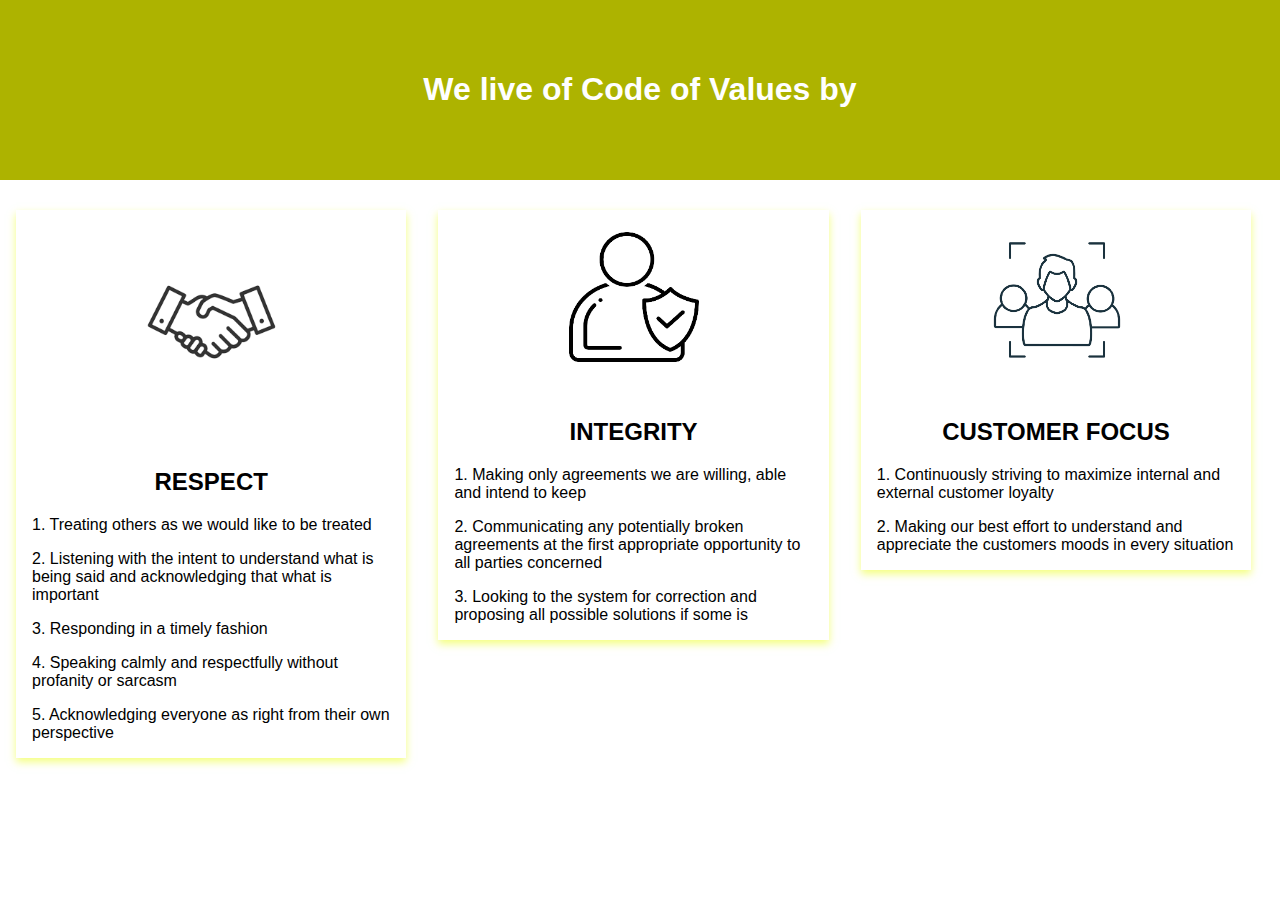
<file: miniprojectg7/about/cov.html>
<!DOCTYPE html>
<html>
<head>
<title>About us</title>
<meta name="viewport" content="width=device-width, initial-scale=1.0">
<meta http-equiv="X-UA-Compatible" content="IE=edge">
<link rel="stylesheet" href="aboutus.css">
</head>

<body>
  
<div class="about-section">
    <h1>We live of Code of Values by</h1>
  </div>

  <div class="row">
    <div class="column">
      <div class="card">
        <div class="social-2">
            <img src="res.png"></div>
        <div class="container">
          <h2>RESPECT</h2>
          <p>1. Treating others as we would like to be treated</p>
          <p>2. Listening with the intent to understand what is being said and acknowledging that what is important</p>
          <p>3. Responding in a timely fashion</p>
          <p>4. Speaking calmly and respectfully without profanity or sarcasm</p>
          <p>5. Acknowledging everyone as right from their own perspective</p>
        </div>
      </div>
    </div>
  
    <div class="row">
        <div class="column">
          <div class="card">
            <div class="social">
            <img src="int.png"></div>
            <div class="container">
              <h2>INTEGRITY</h2>
              <p>1. Making only agreements we are willing, able and intend to keep</p>
              <p>2. Communicating any potentially broken agreements at the first appropriate opportunity to all parties concerned</p>
              <p>3. Looking to the system for correction and proposing all possible solutions if some is </p>
            </div>
          </div>
        </div>

   <div class="row">
    <div class="column">
      <div class="card">
        <div class="social">
            <img src="cs.png"></div>
        <div class="container">
          <h2>CUSTOMER FOCUS</h2>
          <p>1. Continuously striving to maximize internal and external customer loyalty</p>
          <p>2. Making our best effort to understand and appreciate the customers moods in every situation</p>
        </div>
      </div>
    </div>
  </div>
  
  </body>
  </html>
</file>
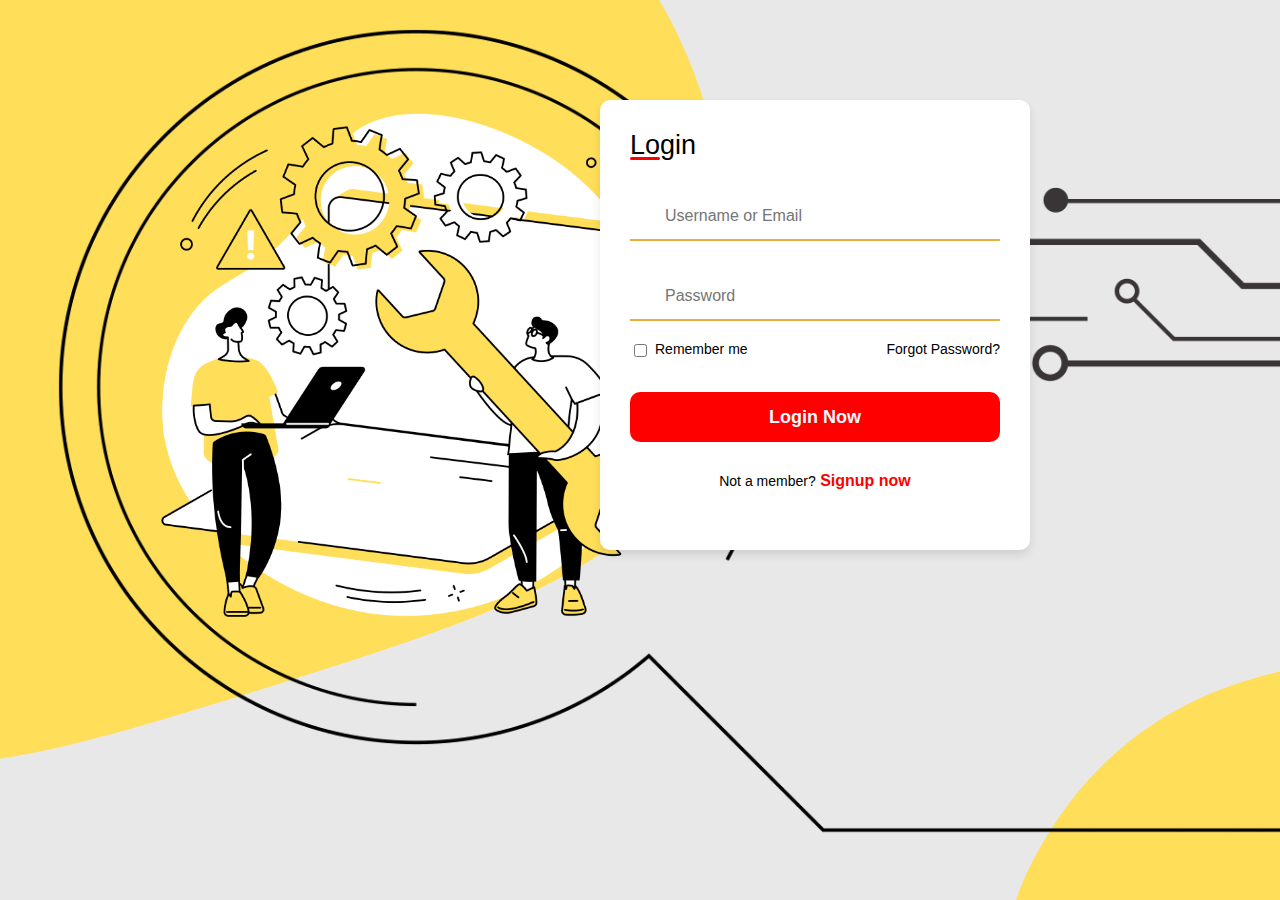
<file: miniprojectg7/Login1/login.html>
<!DOCTYPE html>
<html>
<head>
<title>LOG IN</title>
<meta name="viewport" content="width=device-width, initial-scale=1.0">
<meta http-equiv="X-UA-Compatible" content="IE=edge">
<link rel="stylesheet" href="login.css">
<link rel="stylesheet" href="https://unicons.iconscout.com/release/v4.0.0/css/line.css">

</head>

<body>
    <div class="container-2">
        <div class="forms">
            <div class="form login">
                <span class="title">Login</span>

                <form action="#">
                    <div class="input-field">
                    <input type="text" placeholder="Username or Email" required>
                    <i class="uil uil-envelope icon"></i>
                </div>
                <div class="input-field">
                    <input type="password" placeholder="Password" required>
                    <i class="uil uil-lock icon"></i>
                    <i class="uil uil-eye-slash showHidePw"></i>
                </div>

                <div class="checkbox-text">
                    <div class="checkbox-content">
                    <input type="checkbox" id="logCheck">
                    <label for="logCheck" class="text">Remember me</label>
                </div>

                <a href="#" class="text">Forgot Password?</a>
                </div>

                <div class="input-field button">
                 
                    <button type="submit" class="submit-btn">Login Now</button>
                    </div>
                </form>

                <div class="login-signup">
                    <span class="text">Not a member?</span>
                    <a href="register.html" class="text-signup-text">Signup now</a>
                </div>
            </div>
        </div>
    </div>
</body>
</html>
</file>
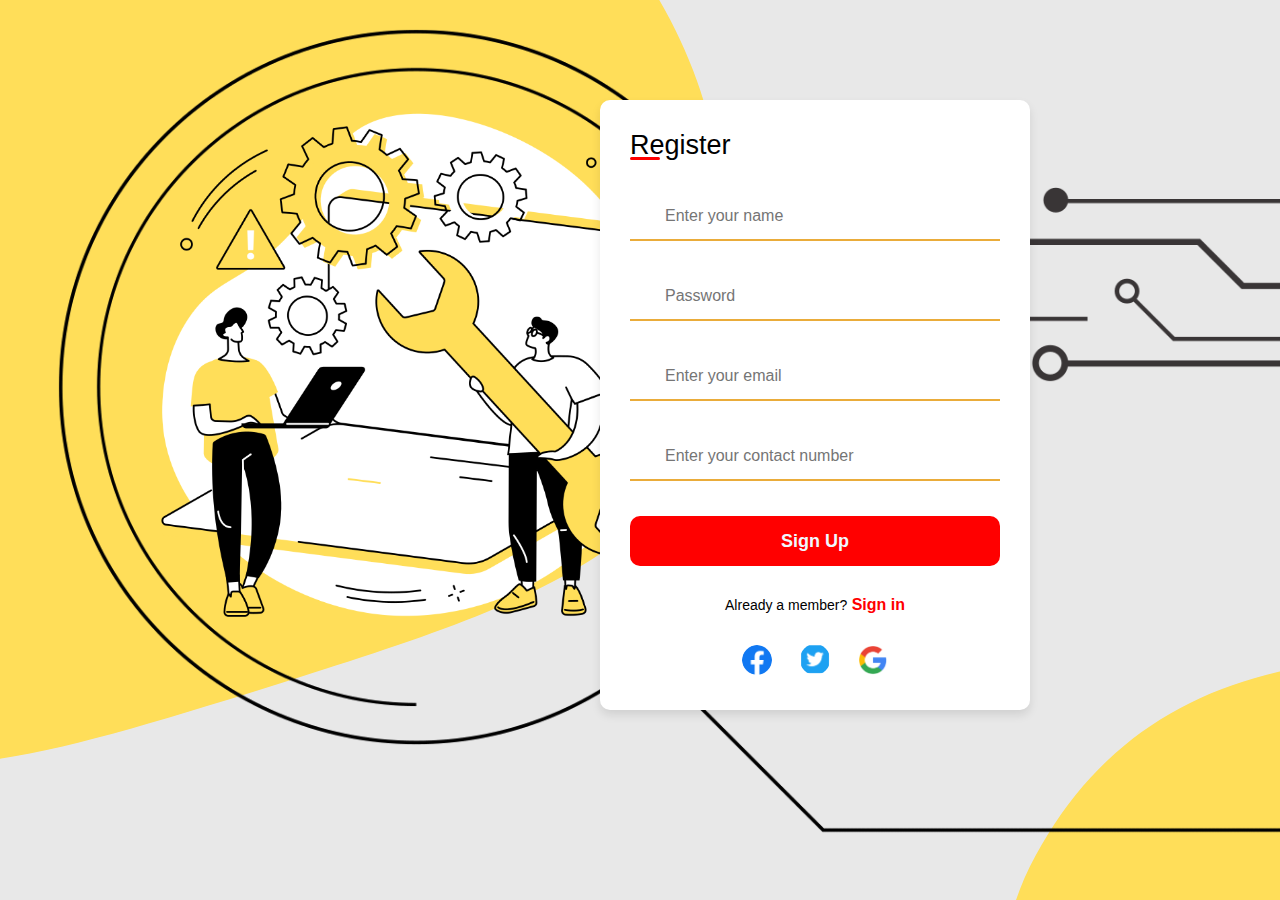
<file: miniprojectg7/Login1/register.html>
<!DOCTYPE html>
<html>
<head>
<title>SING UP</title>
<meta name="viewport" content="width=device-width, initial-scale=1.0">
<meta http-equiv="X-UA-Compatible" content="IE=edge">
<link rel="stylesheet" href="login.css">
<link rel="stylesheet" href="https://unicons.iconscout.com/release/v4.0.0/css/line.css">

</head>

<body>
    <div class="container">
        <div class="forms">
            <div class="form login">
                <span class="title">Register</span>

                <form action="#">
                    <div class="input-field">
                    <input type="text" placeholder="Enter your name" required>
                    <i class="uil uil-user"></i>
                </div>
                <div class="input-field">
                    <input type="password" placeholder="Password" required>
                    <i class="uil uil-lock icon"></i>
                    <i class="uil uil-eye-slash showHidePw"></i>
                </div>
                <div class="input-field">
                    <input type="text" placeholder="Enter your email" required>
                    <i class="uil uil-envelope icon"></i>
                </div>

                <div class="input-field">
                    <input type="text" placeholder="Enter your contact number" required>
                    <i class="uil uil-phone"></i>
                </div>
                
                <div class="input-field button">
                 
                    <button type="submit" class="submit-btn">Sign Up</button>
                    </div>
                </form>

                <div class="login-signup">
                    <span class="text">Already a member?</span>
                    <a href="login.html" class="text-signup-text">Sign in</a>
                </div>
                
                <div class="social">
                    <img src="fb.png">
                    <img src="tw.png">
                    <img src="go.png">
                </div>
            </div>
        </div>
    </div>
</body>
</html>
</file>
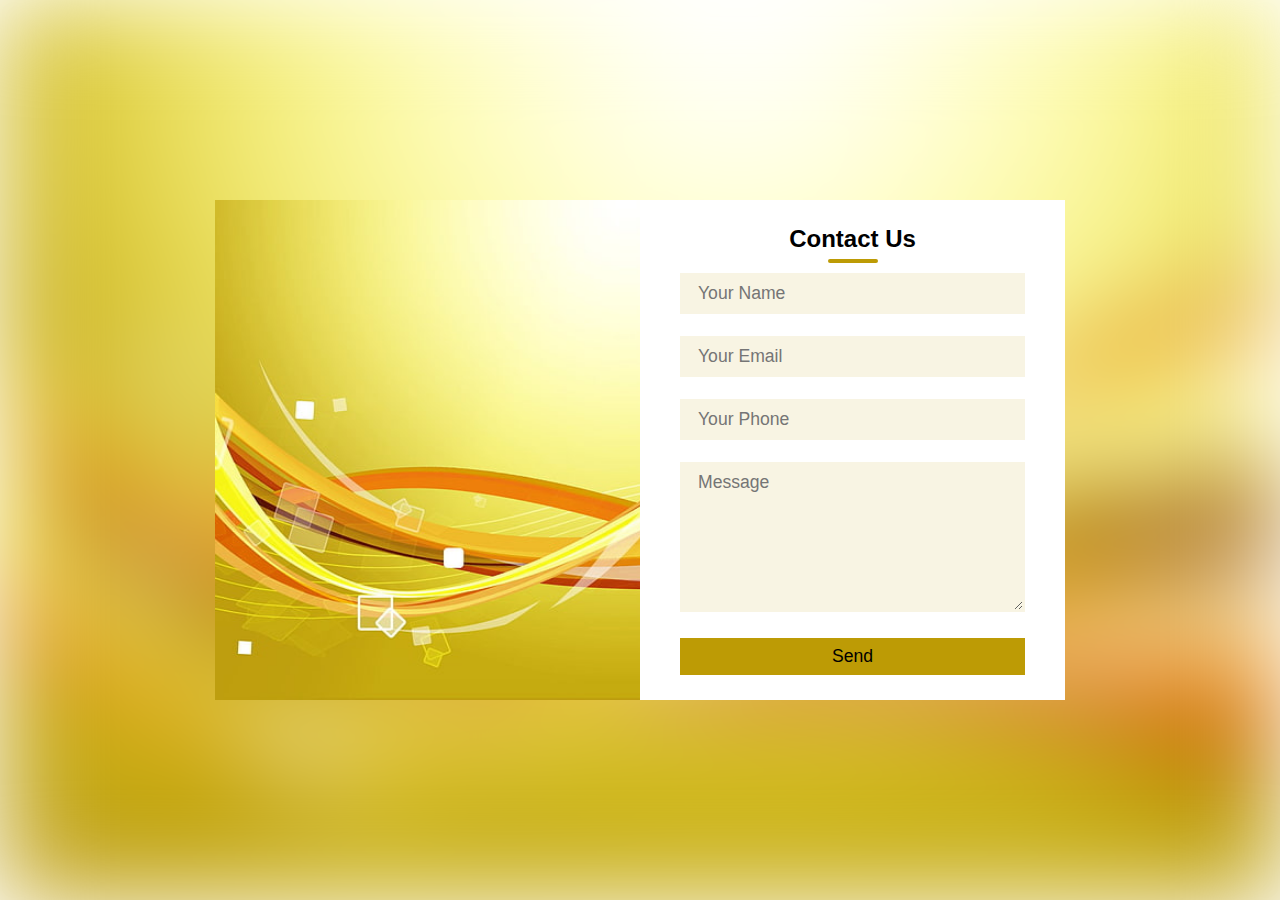
<file: miniprojectg7/Mini project 7/contact.html>
<!DOCTYPE html>
<html lang="en">
<head>
    <meta charset="UTF-8">
    <meta http-equiv="X-UA-Compatible" content="IE=edge">
    <meta name="viewport" content="width=device-width, initial-scale=1.0">
    <link rel="stylesheet" type="text/css" href="contact.css">
    <title>Contact Us</title>
</head>
<body>
    <div class="container">
        <div class="contact-box">
            <div class="left"></div>
            <div class="right">
                <h2>Contact Us</h2>
                <input type="text" class="field" placeholder="Your Name">
                <input type="email" class="field" placeholder="Your Email">
                <input type="text" class="field" placeholder="Your Phone">
                <textarea class="field area" placeholder="Message"></textarea>
                <button class="btn">Send</button>
            </div>
        </div>
    </div>    
</body>
</html>
</file>
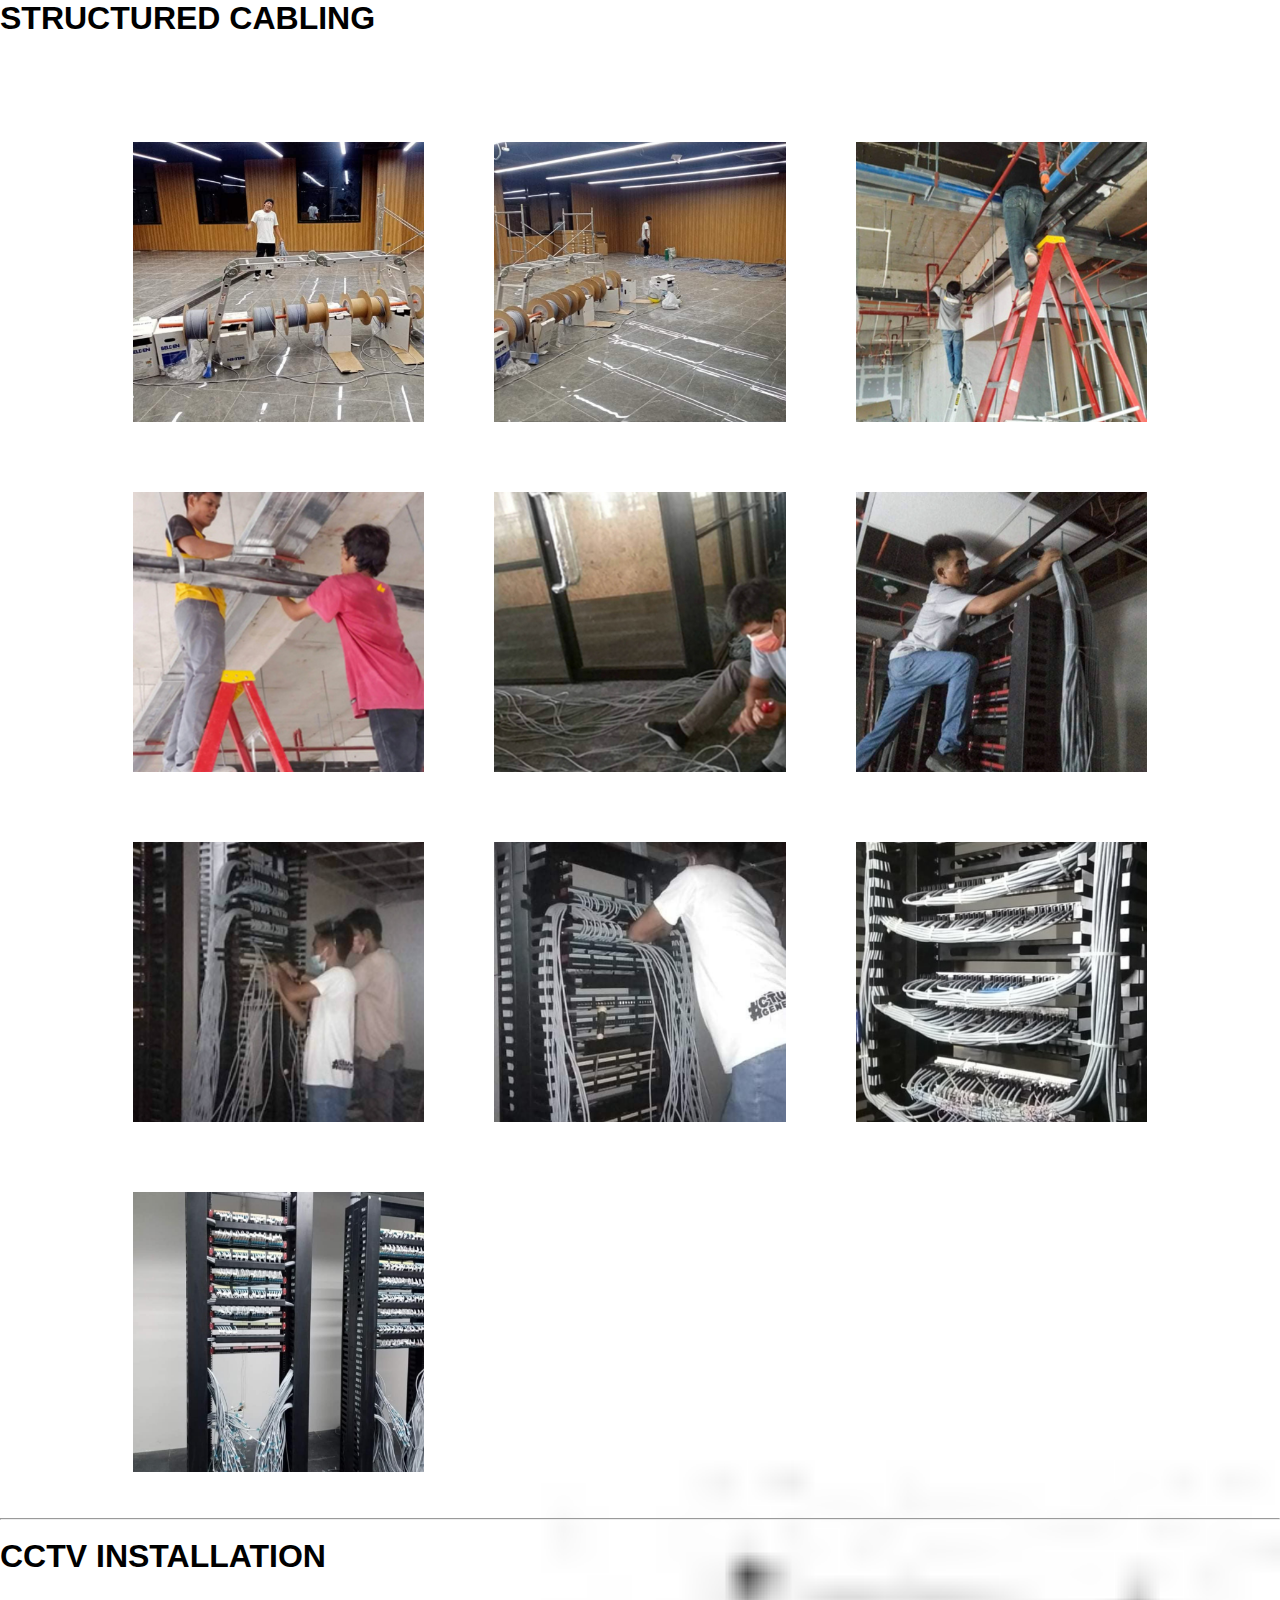
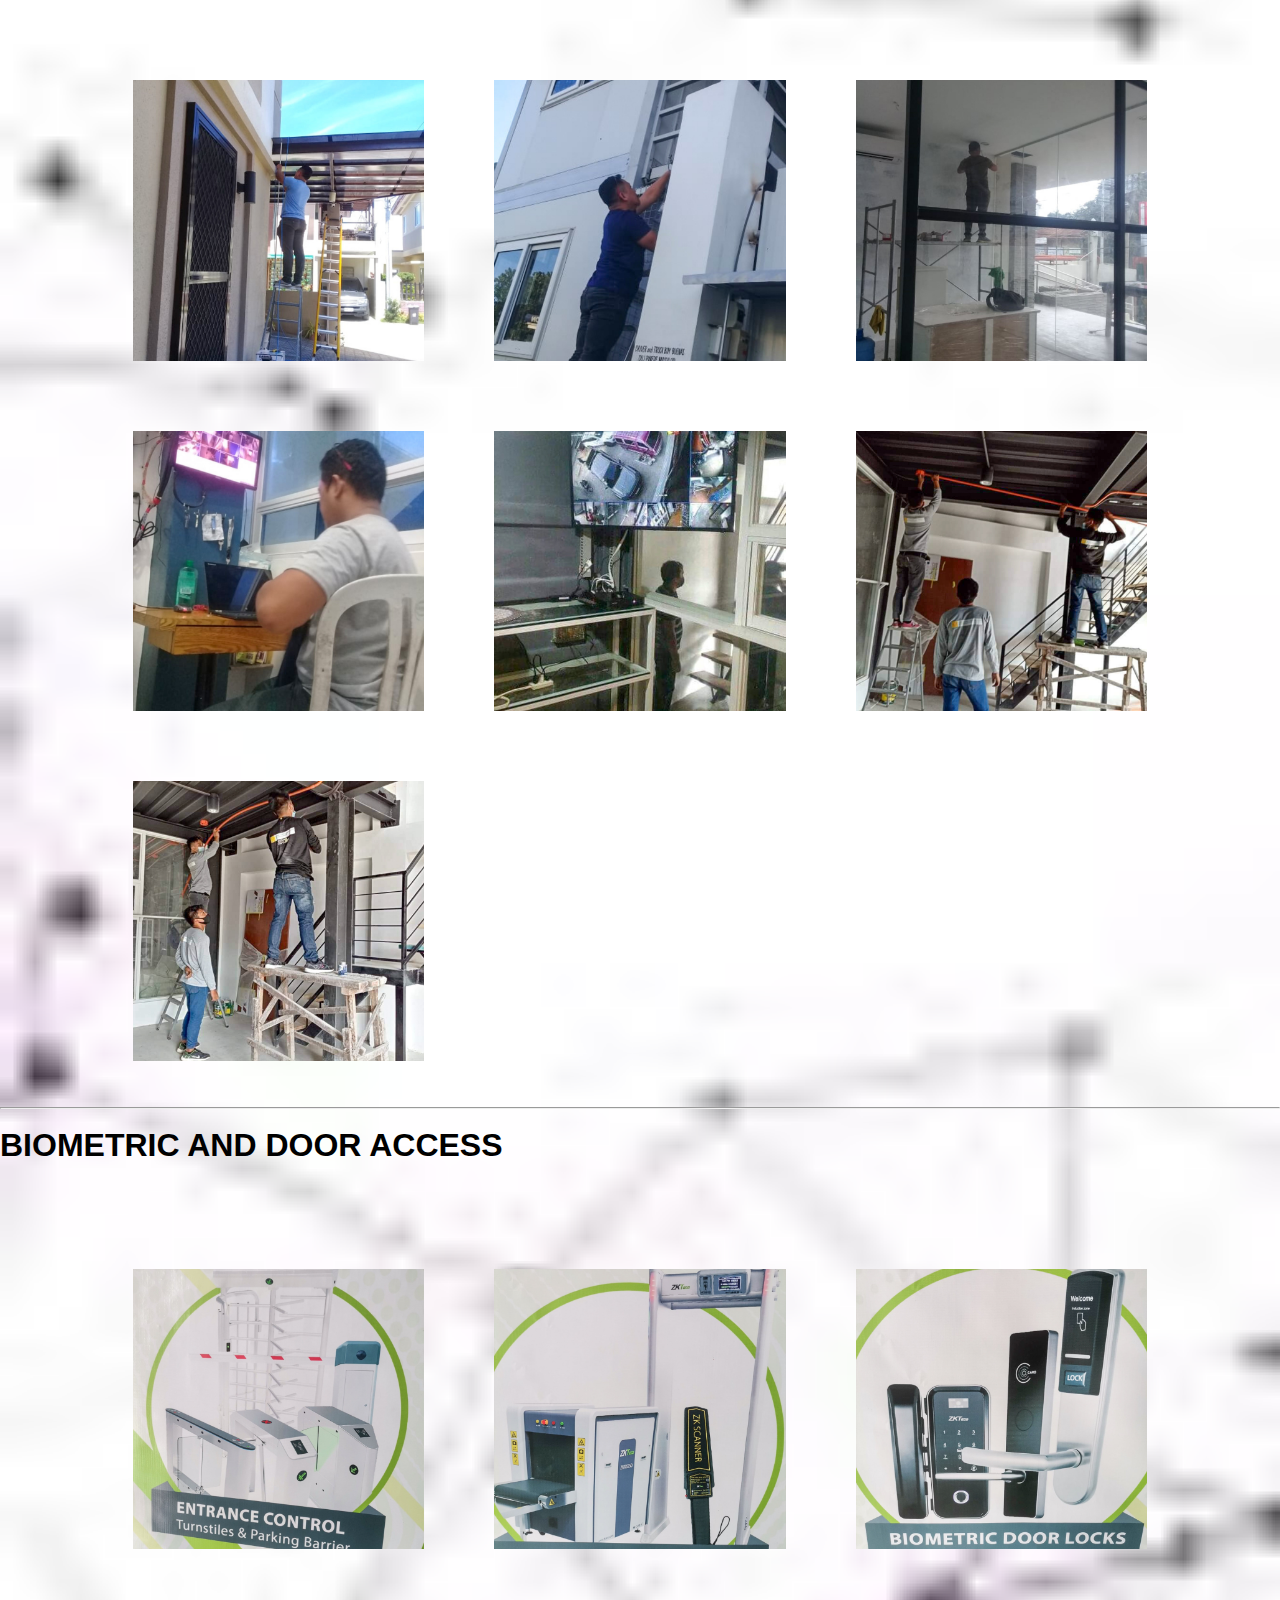
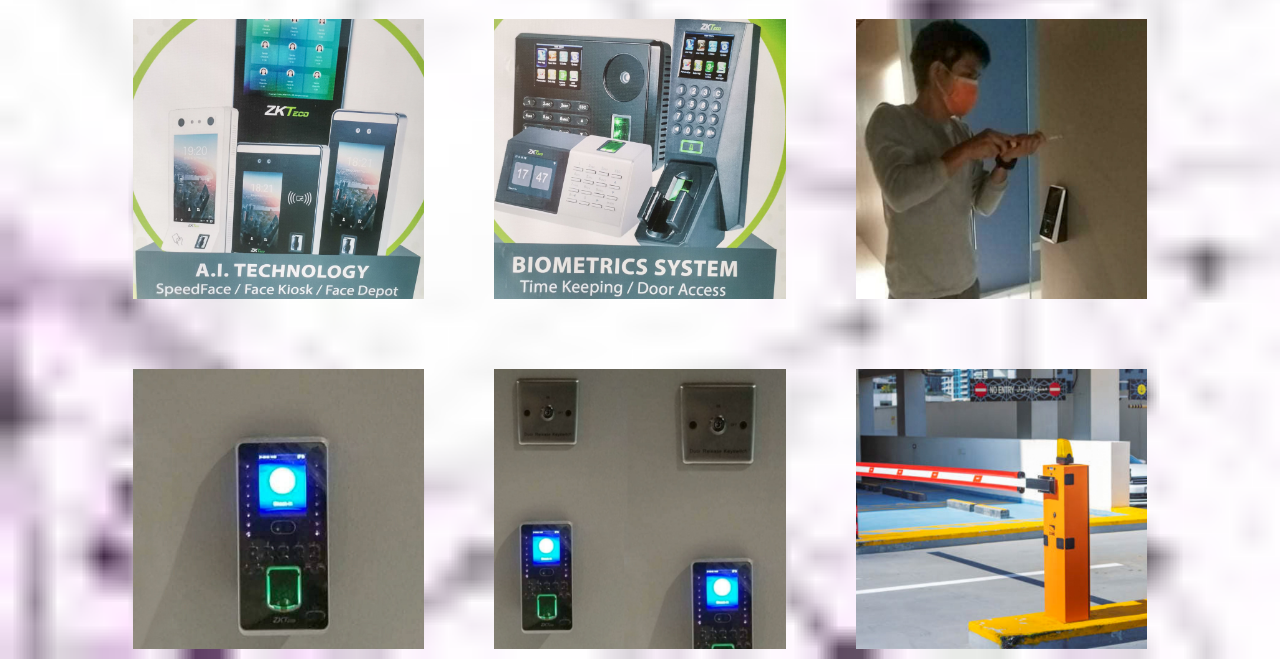
<file: miniprojectg7/Mini project 7/services.html>
<!DOCTYPE html>
<html lang="en">
<head>
    <meta charset="UTF-8">
    <meta http-equiv="X-UA-Compatible" content="IE=edge">
    <meta name="viewport" content="width=device-width, initial-scale=1.0">
    <title>Services</title>
    <link rel="stylesheet" href="services.css">
</head>
<body>

    <div class="full-img" id="fullImgBox">
        <img src="images/Structured Cabling/SC10.jpg" id="fullImg">
        <span onclick="closeFullimg()">X</span>
    </div>
        <div class="container"></div>
            <h1>STRUCTURED CABLING</h1>
            <div class="img-gallery">
                <img src="images/Structured Cabling/SC1.jpg" onclick="openFullimg(this.src)">
                <img src="images/Structured Cabling/SC2.jpg" onclick="openFullimg(this.src)">
                <img src="images/Structured Cabling/SC3.jpg" onclick="openFullimg(this.src)">
                <img src="images/Structured Cabling/SC4.jpg" onclick="openFullimg(this.src)">
                <img src="images/Structured Cabling/SC5.jpg" onclick="openFullimg(this.src)">
                <img src="images/Structured Cabling/SC6.jpg" onclick="openFullimg(this.src)">
                <img src="images/Structured Cabling/SC7.jpg" onclick="openFullimg(this.src)">
                <img src="images/Structured Cabling/SC8.jpg" onclick="openFullimg(this.src)">
                <img src="images/Structured Cabling/SC9.jpg" onclick="openFullimg(this.src)">
                <img src="images/Structured Cabling/SC10.jpg" onclick="openFullimg(this.src)">               
            </div>
        </div>  
    </div> 
    <br>
    <br>
    <hr>
    <br>
    </div>
        <div class="container"></div>
            <h1>CCTV INSTALLATION</h1>
            <div class="img-gallery">
                <img src="images/CCTV Installation/CCTV1.jpg" onclick="openFullimg(this.src)">
                <img src="images/CCTV Installation/CCTV2.jpg" onclick="openFullimg(this.src)">
                <img src="images/CCTV Installation//CCTV3.jpg" onclick="openFullimg(this.src)">
                <img src="images/CCTV Installation/CCTV4.jpg" onclick="openFullimg(this.src)">
                <img src="images/CCTV Installation/CCTV5.jpg" onclick="openFullimg(this.src)">
                <img src="images/CCTV Installation/CCTV6.jpg" onclick="openFullimg(this.src)">
                <img src="images/CCTV Installation/CCTV7.jpg" onclick="openFullimg(this.src)">                
            </div>
        </div>  
    </div> 
    <br>
    <br>
    <hr>
    <br>
    </div>
        <div class="container"></div>
            <h1>BIOMETRIC AND DOOR ACCESS</h1>
            <div class="img-gallery">
                <img src="images/Biometric and Door Access/Access1.jpg" onclick="openFullimg(this.src)">
                <img src="images/Biometric and Door Access/Access2.jpg" onclick="openFullimg(this.src)">
                <img src="images/Biometric and Door Access/Access3.jpg" onclick="openFullimg(this.src)">
                <img src="images/Biometric and Door Access/Access4.jpg" onclick="openFullimg(this.src)">
                <img src="images/Biometric and Door Access/Access5.jpg" onclick="openFullimg(this.src)">
                <img src="images/Biometric and Door Access/Access6.jpg" onclick="openFullimg(this.src)">
                <img src="images/Biometric and Door Access/Access7.jpg" onclick="openFullimg(this.src)">
                <img src="images/Biometric and Door Access/Access8.jpg" onclick="openFullimg(this.src)">
                <img src="images/Biometric and Door Access/Access9.jpg" onclick="openFullimg(this.src)">           
            </div>
        </div>  
    </div> 
        
<script>

    var fullImgBox = document.getElementById("fullImgBox");
    var fullImg = document.getElementById("fullImg");

    function openFullimg(pic){
        fullImgBox.style.display = "flex";
        fullImg.src = pic;
    }

    function closeFullimg(){
        fullImgBox.style.display = "none";
    }

</script>

</body>
</html>
</file>
<file: miniprojectg7/about/aboutus.css>
body {
    font-family: Arial, Helvetica, sans-serif;
    margin: 0;
  }
  
  html {
    box-sizing: border-box;
  }
  
  *, *:before, *:after {
    box-sizing: inherit;
  }
  
  .column {
    float: left;
    width: 33%;
    margin-bottom: 16px;
    padding: 0 8px;
  }
  
  .card {
    box-shadow: 0 4px 8px 0 rgba(234, 255, 2, 0.5);
    margin: 8px;
  }
  .social{
    margin: 30px auto;
    text-align: center;
}
 .social img {
    height: 150px;
    margin:  12px;
    padding: 10px;
  }
  .about-section {
    padding: 50px;
    text-align: center;
    background-color: #adb300;
    color: white;
  }
  .social-2{
    margin: 30px auto;
    text-align: center;
}
 .social-2 img {
    height: 200px;
    margin:  12px;
    padding: 10px;
  }
  .container {
    padding: 0 16px;
  }
  .container h2{
    padding: 0 16px;
    text-align: center;
  }
  
  .container::after, .row::after {
    content: "";
    clear: both;
    display: table;
  }
  
  .title {
    color: grey;
  }
  
  .button {
    border: none;
    outline: 0;
    display: inline-block;
    padding: 8px;
    color: white;
    background-color: #000;
    text-align: center;
    cursor: pointer;
    width: 100%;
  }
  
  .button:hover {
    background-color: #555;
  }
  
  @media screen and (max-width: 650px) {
    .column {
      width: 100%;
      display: block;
    }
  }
</file>
<file: miniprojectg7/Login1/login.css>
*{
    margin: 0;
    padding: 0;
    box-sizing: border-box;
   font-family: 'Segoe UI', Tahoma, Geneva, Verdana, sans-serif;

}
body{
    height: 100%;
    display: flex;
    align-items: right;
    justify-content: right;
    margin-right: 250px;
    margin-top: 100px;
    background-image: url(ee.png);
}
.container{
    position: relative;
    max-width: 430px;
    width: 100%;
    background: white;
    border-radius: 10px;
    height: 610px;
    box-shadow: 0 5px 10px rgba(0, 0, 0, 0.1);
}
.container .form{
    padding: 30px;
}
.container .form .title{
    position: relative;
    font-size: 27px;
}
.container-2{
    position: relative;
    max-width: 430px;
    width: 100%;
    background: white;
    border-radius: 10px;
    height: 450px;
    box-shadow: 0 5px 10px rgba(0, 0, 0, 0.1);
}
.container-2 .form{
    padding: 30px;
}
.container-2 .form .title{
    position: relative;
    font-size: 27px;
}
.form .title::before{
    content: '';
    position: absolute;
    left: 0;
    bottom: 0;
    height: 3px;
    width: 30px;
    background-color: rgb(255, 0, 0);
    border-radius: 25px;
}
.form .input-field {
    position: relative;
    height: 50px;
    width: 100%;
    margin-top: 30px;
}
.input-field input{
    position: absolute;
    height: 100%;
    width: 100%;
    padding: 0 35px;
    border: none;
    outline: none;
    font-size: 16px;
    border-bottom: 2px solid rgb(234, 172, 58);
    border-top: 2px solid transparent;

}
.input-field input:is(:focus, :valid){
    border-bottom-color: rgb(255, 0, 157);
}
.input-field i{
    position: absolute;
    top: 50%;
    left: 0;
    transform: translateY(-50%);
    color: rgb(255, 0, 0);
    font-size: 20px;
    transition: all 0.2s ease;
}
.input-field input:is(:focus, :valid) ~i{
color: rgb(255, 0, 157);
}
.input-field i.icon{
    left: 0;
}
.input-field i.showHidePw{
    right: 0;
    left: 345px;
    cursor: pointer;
}

.form .checkbox-text{
    display: flex;
    justify-content: space-between;
    margin-top: 20px;
}
.checkbox-text .checkbox-content{
    display: flex;
    align-items: center;
}
.checkbox-content input{
    accent-color: red;
    margin: 0 8px -2px 4px;
    cursor: pointer;
}
.form .text{

    color: black;
    font-size: 14px;
}
.form a{
    text-decoration: none;
}
.form a:hover{
    text-decoration: underline;
}
.form .button{
    margin-top: 35px;
}
.form .button input{
    border: none;
    color: white;
    letter-spacing: 1px;
    border-radius: 6px;
    background-color: red;
    cursor: pointer;
    font-weight: 500
    border-radius: 6px;
    transition: all 0.3s ease;
    letter-spacing: 1px;
}
.button input:hover{
    background-color: rgb(255, 204, 0);
}
.form .login-signup{
    margin-top: 30px;
    text-align: center;
}
.login-signup .text-signup-text{
    font-weight: bold;
    color: red;
}
.input-field button{
    width: 100%;
    height: 100%;
    background-color: red;
    cursor: pointer;
    font-weight: bold;
    color: aliceblue;
    border: none;
    font-size: large;
    border-radius: 10px;
}
.input-field button:hover{
    background-color: rgb(255, 60, 200);
}
.social{
    margin: 30px auto;
    text-align: center;
}
.social img{
    width: 30px;
    margin: 0 12px;
    cursor: pointer;
    border-radius: 50px;
}
@media screen and (max-width: 768px){
    body{
        height: 100%;
        display: flex;
        margin-right: 0px;
        margin-top: 100px;
        background-image: url(ee.png);
    }
    .container{
        position: relative;
        max-width: 430px;
        width: 100%;
        display: block;
        margin: auto;
        height: 610px;
    }
    .container-2{
        position: relative;
        max-width: 430px;
        width: 100%;
        display: block;
        margin: auto;
        height: 450px;
    }
}
</file>
<file: miniprojectg7/Mini project 7/contact.css>
*{
    padding: 0;
    margin: 0;
    box-sizing: border-box;
    font-family: 'quicksand', sans-serif;
}
body{
    width: 100%;
    height: 100vh;
}
.container{
    position: relative;
    display: flex;
    justify-content: center;
    align-items: center;
    width: 100%;
    height: 100%;
    padding: 20px 100px;

}
.container:after{
    content: '';
    position: absolute;
    left: 0;
    top: 0;
    width: 100%;
    height: 100%;
    background: url("images/network.jpg") no-repeat;
    background-size: cover;
    z-index: -1;
    filter: blur(50px);
}
.contact-box{
    max-width: 850px;
    display: grid;
    grid-template-columns: repeat(2, 1fr);
    justify-content: center;
    align-items: center;
    text-align: center;
    background-color: #fff;
}
.left{
    height: 100%;
    background: url("images/network.jpg") no-repeat;
    background-size: cover;
}
.right{
    padding: 25px 40px;
}
h2{
    position: relative;
    padding-bottom: 10px;
    margin-bottom: 10px;
}
h2:after{
    content: '';
    position: absolute;
    left: 50%;
    bottom: 0;
    transform: translateX(-50%);
    height: 4px;
    width: 50px;
    border-radius: 2px;
    background-color: #bd9b05; 
}
.field{
    width: 100%;
    padding: 0.5rem 1rem;
    outline: none;
    border: 2px solid rgba(0,0,0,0);
    background-color: rgba(243, 237, 209, 0.6);
    font-size: 1.1rem;
    margin-bottom: 22px;
    transition: .3s;
}
.field:hover{
    background-color: rgba(0, 0, 0, 0.1);
}
.field:focus{
    background-color: #fff;
    border: 2px solid rgba(162, 170, 196, 0.47);
}
.area{
    min-height: 150px;
}
.btn{
    width: 100%;
    padding: 0.5rem 1rem;
    font-size: 1.1rem;
    background-color: #bd9b05;
    cursor: pointer;
    outline: none;
    border: none;
    columns: #fff;
    transition: 3s;
}
.btn:hover{
    background-color: #bbbbba;
    transition: .5s;
}
</file>
<file: miniprojectg7/Mini project 7/services.css>
*{
    margin: 0;
    padding: 0;
   text-decoration: none;
   list-style: none;
   box-sizing: border-box;
}
body{
    font-family: sans-serif;
    background: url("images/Bgimg.jpg") repeat;
    background-size: cover;

}
a.active,a:hover{
    background: #6b9493;
    transition: .5s;
}
.img-gallery{
    width: 80%;
    margin: 100px auto 5px;
    display: grid;
    grid-template-columns: repeat(auto-fit, minmax(250px, 1fr));
    grid-gap: 60px;
}
.img-gallery img{
    width: 100%;
    cursor: pointer;
    transition: 0.4s;
    padding: 5px;
}
.img-gallery img:hover{
    transform: scale(1.1);
    border-radius: 20px;
    box-shadow: 0 32px 75px rgba(68, 77, 136, 0.2);
}
.full-img{
    width: 100%;
    height: 100vh;
    background: rgba(0,0,0,0.9);
    position: fixed;
    top: 0;
    left: 0;
    display: none;
    align-items: center;
    justify-content: center;
    z-index: 100;
}
.full-img img{
    width: 90%;
    max-width: 500px;
}
.full-img span{
    position: absolute;
    top: 5%;
    right: 5%;
    font-size: 30px;
    color: #cfa23f;
    cursor: pointer;
}
</file>
